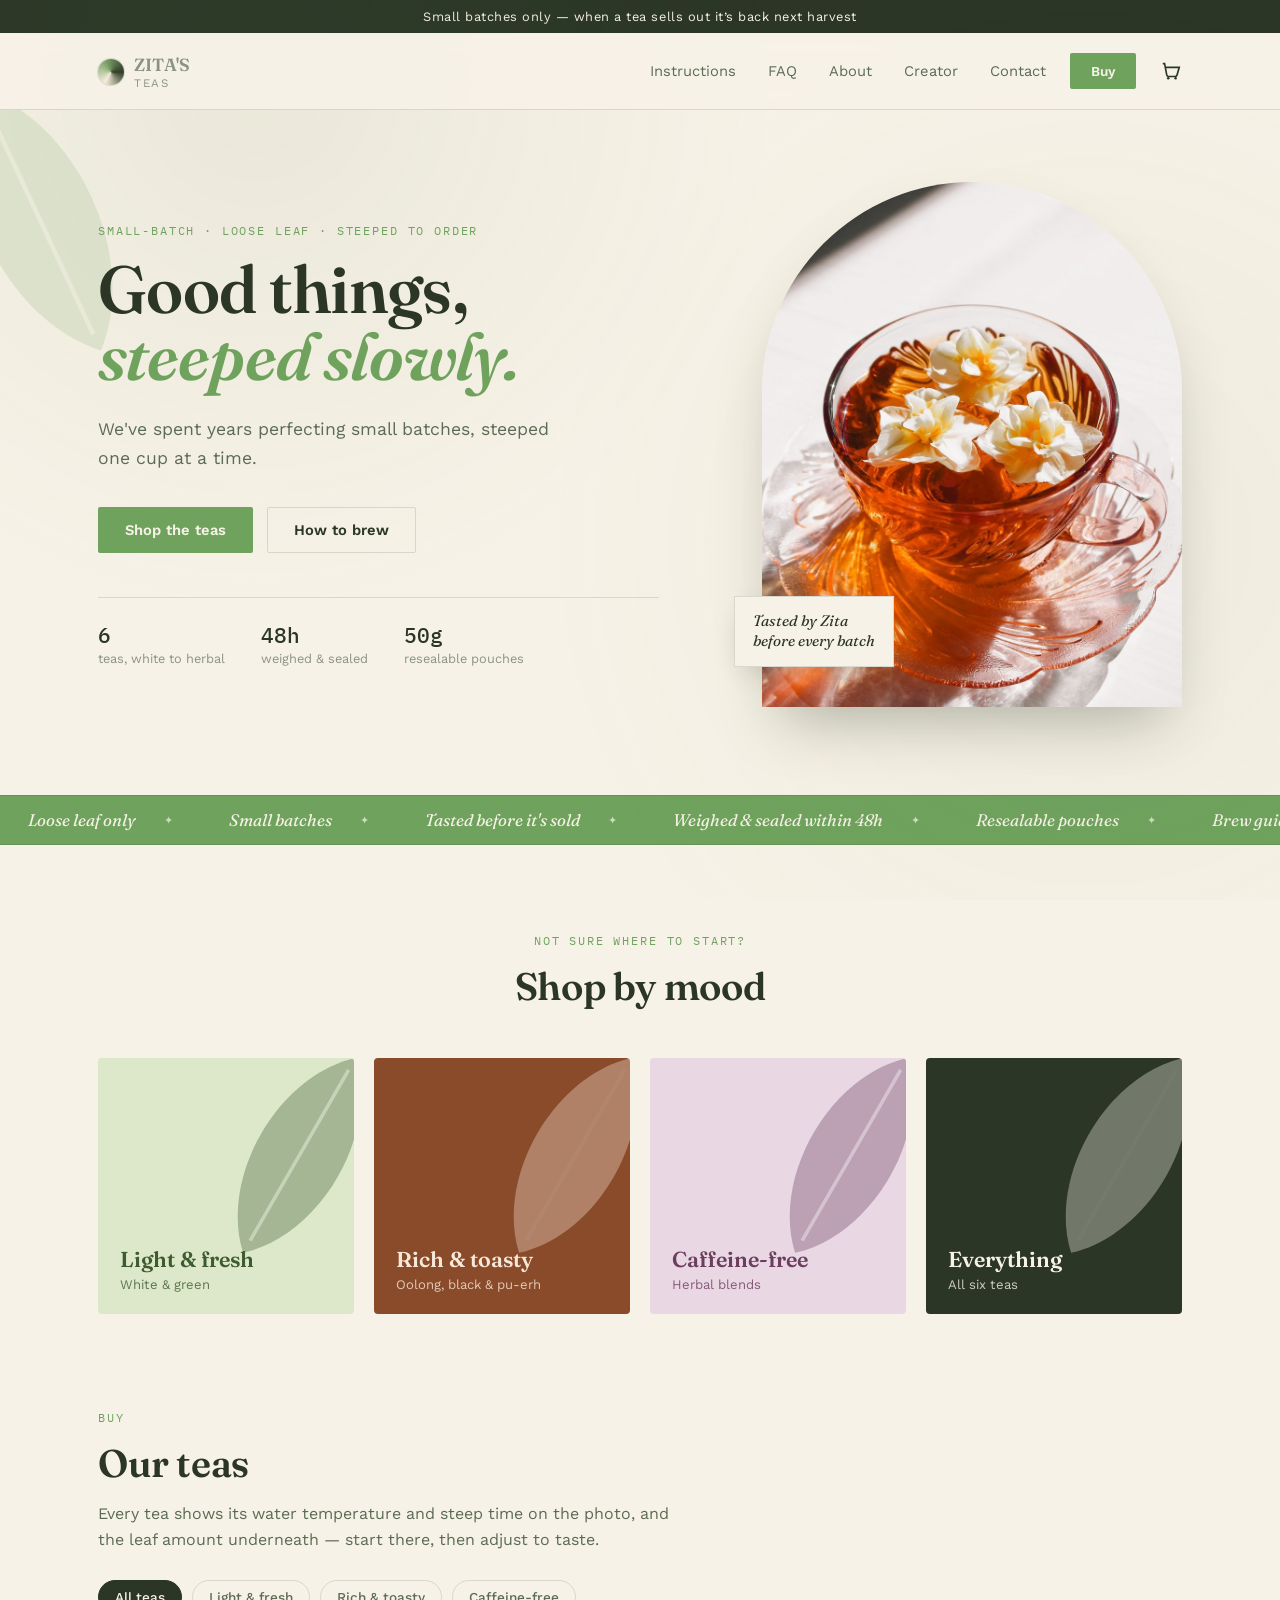
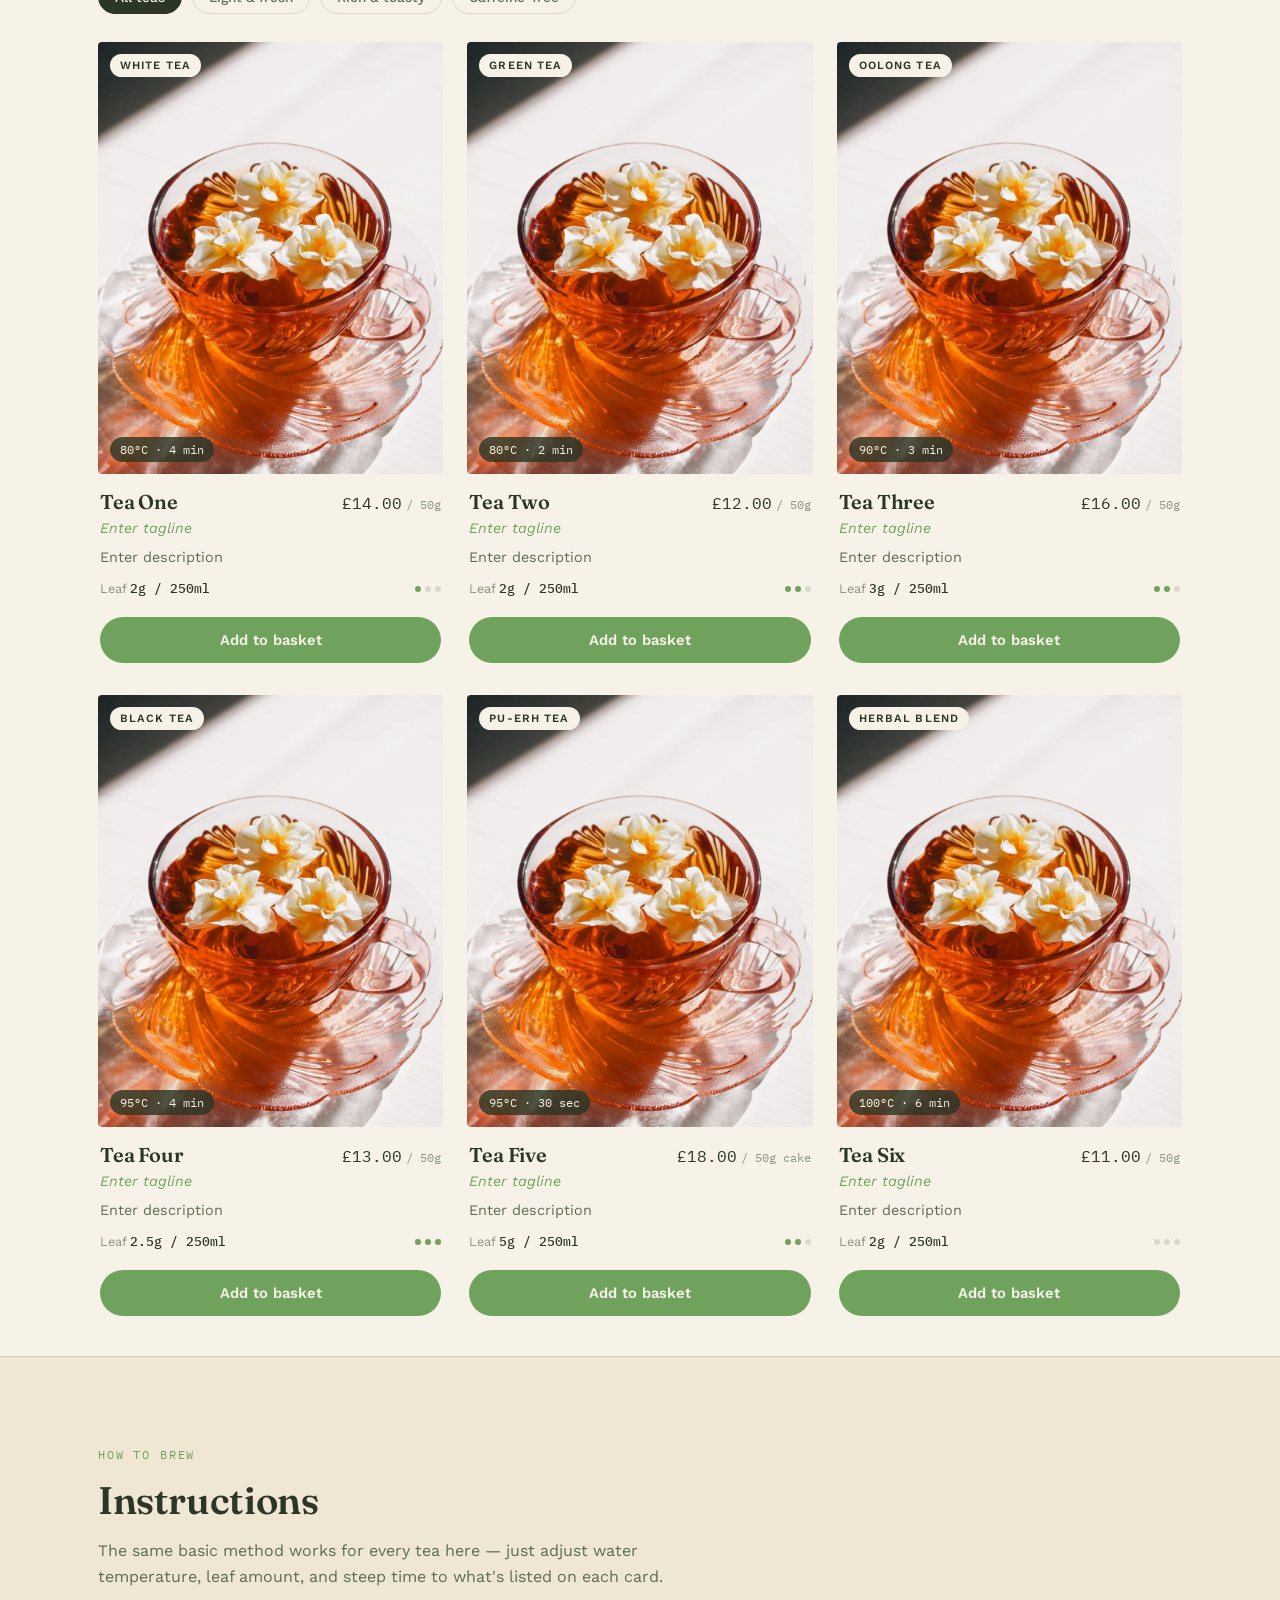
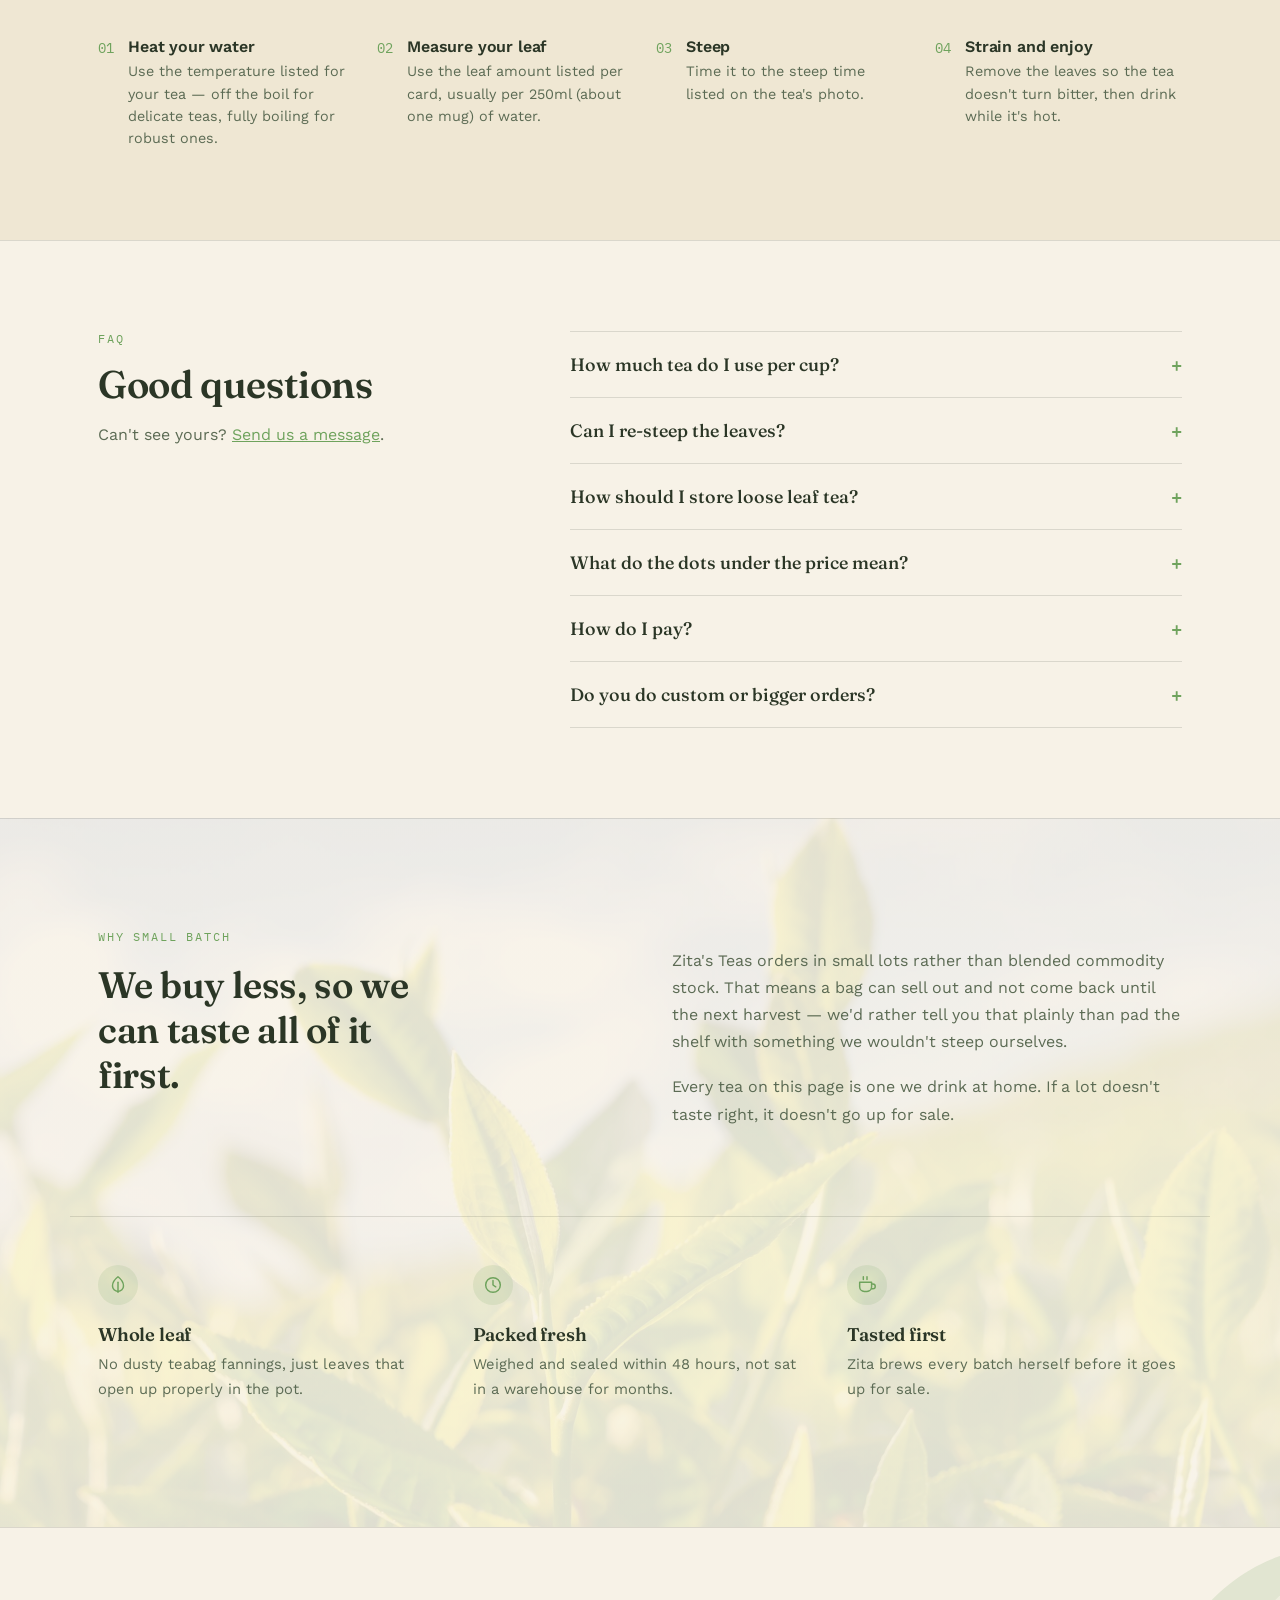
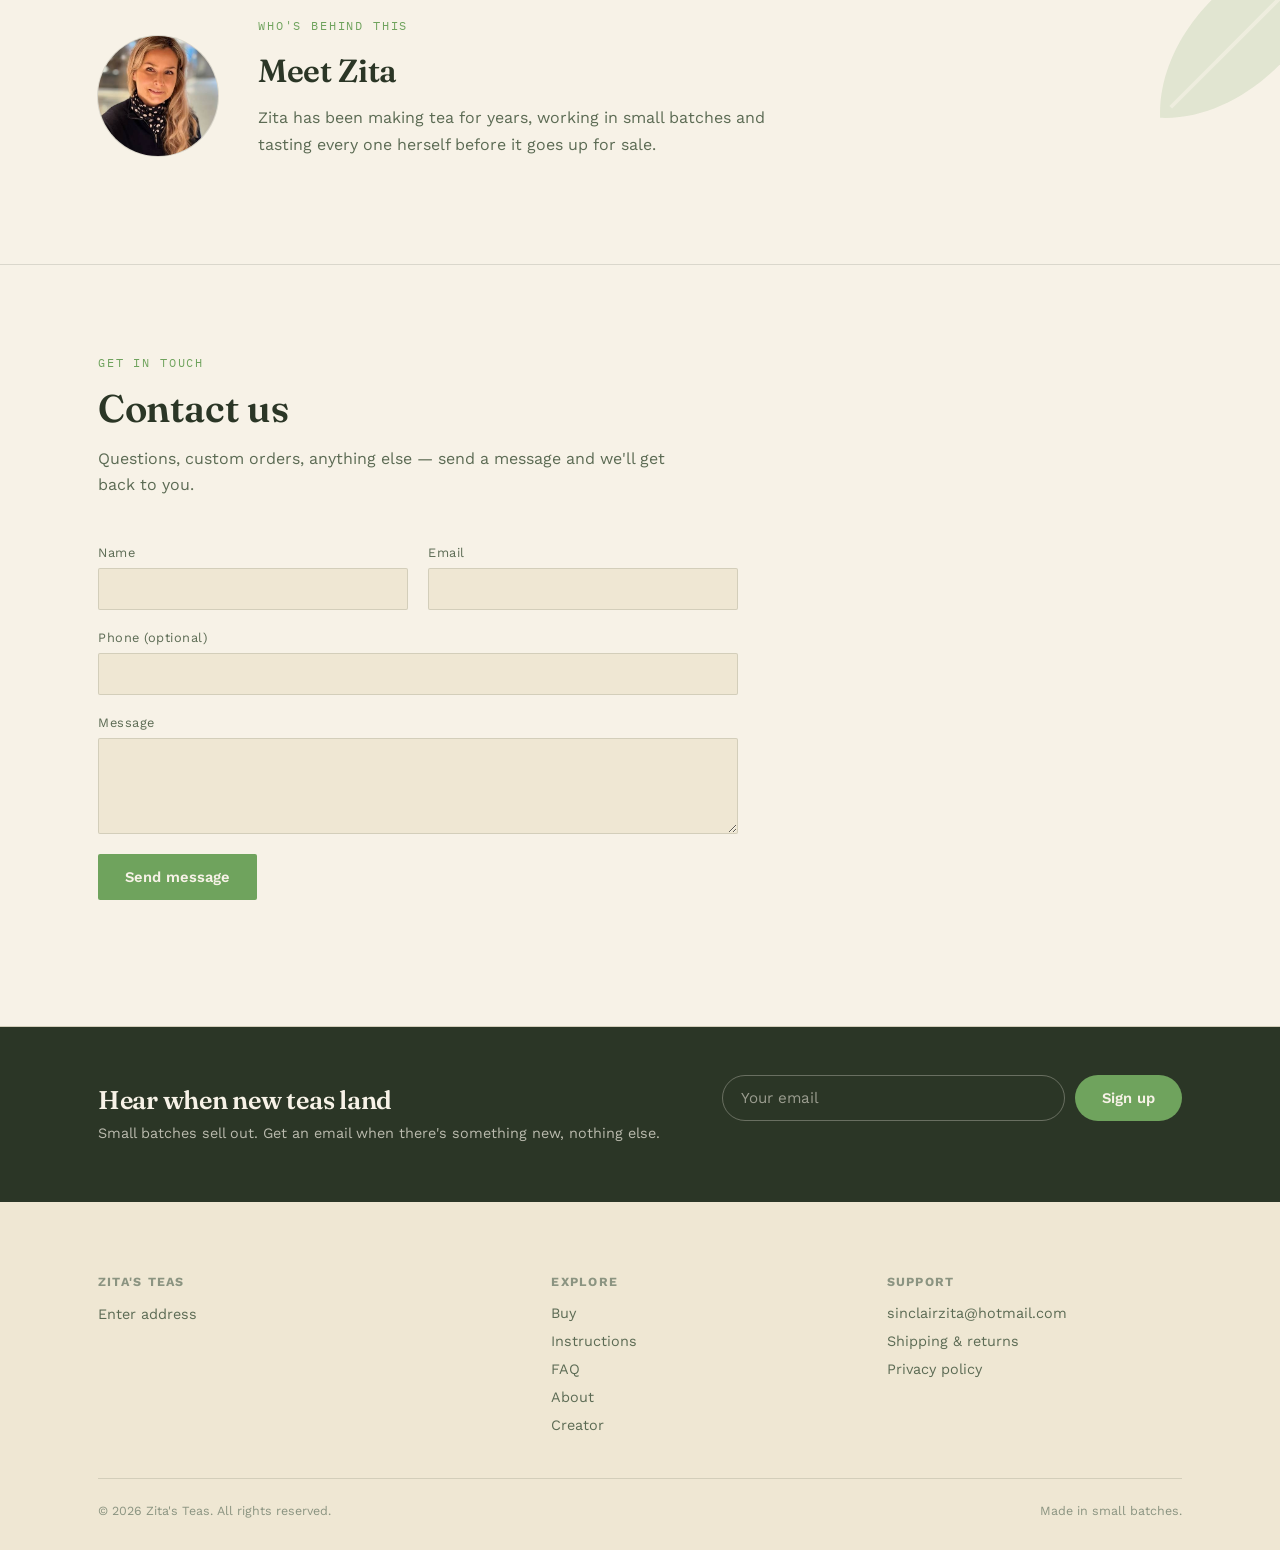
<file: index.html>
<!DOCTYPE html>
<html lang="en">
<head>
<meta charset="UTF-8">
<meta name="viewport" content="width=device-width, initial-scale=1.0">
<title>Zita's Teas — Small-batch loose leaf tea</title>
<meta name="description" content="Small-batch loose leaf tea, steeped one cup at a time. White, green, oolong, black, pu-erh, and caffeine-free blends.">
<link rel="icon" type="image/jpeg" href="prod1.jpg">
<link rel="preconnect" href="https://fonts.googleapis.com">
<link rel="preconnect" href="https://fonts.gstatic.com" crossorigin>
<link href="https://fonts.googleapis.com/css2?family=Fraunces:opsz,wght@9..144,400;9..144,500;9..144,600;9..144,700&family=Work+Sans:wght@400;500;600&family=IBM+Plex+Mono:wght@400;500&display=swap" rel="stylesheet">
<link rel="stylesheet" href="style.css">
</head>
<body>

<div class="announce">Small batches only &mdash; when a tea sells out it&rsquo;s back next harvest</div>

<header>
  <nav class="wrap">
    <a href="#top" class="logo">
      <span class="logo-mark"></span>
      <span>
        <b>Zita's</b>
        <span>Teas</span>
      </span>
    </a>
    <div class="nav-links">
      <ul id="nav-menu">
        <li><a href="#instructions">Instructions</a></li>
        <li><a href="#faq">FAQ</a></li>
        <li><a href="#about">About</a></li>
        <li><a href="#creator">Creator</a></li>
        <li><a href="#contact">Contact</a></li>
      </ul>
      <a href="#buy" class="btn btn-primary" style="padding:9px 20px; font-size:0.85rem;">Buy</a>
      <a href="cart.html" class="cart-link" aria-label="Cart">
        <svg width="22" height="22" viewBox="0 0 24 24" fill="none" stroke="currentColor" stroke-width="1.8">
          <path d="M3 4h2l2.4 12.4a2 2 0 0 0 2 1.6h7.2a2 2 0 0 0 2-1.6L21 8H6"/>
          <circle cx="9" cy="20" r="1.4" fill="currentColor" stroke="none"/>
          <circle cx="17" cy="20" r="1.4" fill="currentColor" stroke="none"/>
        </svg>
        <span class="cart-badge" id="cart-count">0</span>
      </a>
      <!-- only shows on small screens, see style.css -->
      <button class="menu-toggle" id="menu-toggle" type="button" aria-label="Open menu" aria-expanded="false" aria-controls="nav-menu">
        <span></span><span></span><span></span>
      </button>
    </div>
  </nav>
</header>

<section class="hero" id="top">
  <svg class="leaf-deco" style="width:180px; top:-40px; left:-50px; transform:rotate(-25deg);" viewBox="0 0 60 100" xmlns="http://www.w3.org/2000/svg">
    <path d="M30 2 C55 25 55 75 30 98 C5 75 5 25 30 2 Z"/>
    <path class="vein" d="M30 8 L30 92"/>
  </svg>
  <div class="wrap hero-grid">
    <div class="hero-text">
      <span class="eyebrow">Small-batch · loose leaf · steeped to order</span>
      <h1>Good things, <em>steeped slowly.</em></h1>
      <p class="lede">We've spent years perfecting small batches, steeped one cup at a time.</p>
      <div class="hero-ctas">
        <a href="#buy" class="btn btn-primary">Shop the teas</a>
        <a href="#instructions" class="btn btn-ghost">How to brew</a>
      </div>
      <ul class="hero-facts">
        <li><b class="mono">6</b><span>teas, white to herbal</span></li>
        <li><b class="mono">48h</b><span>weighed &amp; sealed</span></li>
        <li><b class="mono">50g</b><span>resealable pouches</span></li>
      </ul>
    </div>
    <!-- arch shaped photo frame, the shape is just border-radius on the top -->
    <div class="hero-photo">
      <img src="prod1.jpg" alt="A glass cup of amber tea with white flowers floating on top">
      <span class="hero-badge">Tasted by Zita<br>before every batch</span>
    </div>
  </div>
</section>

<!-- scrolling strip, the list is in there twice so the loop looks seamless -->
<div class="marquee" aria-label="Why Zita's Teas">
  <div class="marquee-track">
    <span>Loose leaf only</span><span>Small batches</span><span>Tasted before it's sold</span><span>Weighed &amp; sealed within 48h</span><span>Resealable pouches</span><span>Brew guide on every tea</span>
    <span aria-hidden="true" class="dup">Loose leaf only</span><span aria-hidden="true" class="dup">Small batches</span><span aria-hidden="true" class="dup">Tasted before it's sold</span><span aria-hidden="true" class="dup">Weighed &amp; sealed within 48h</span><span aria-hidden="true" class="dup">Resealable pouches</span><span aria-hidden="true" class="dup">Brew guide on every tea</span>
  </div>
</div>

<section class="shop-by">
  <div class="wrap">
    <div class="section-head center">
      <span class="eyebrow mono">Not sure where to start?</span>
      <h2>Shop by mood</h2>
    </div>
    <div class="tiles">
      <a href="#buy" class="tile tile-light" data-filter="light">
        <svg viewBox="0 0 60 100" aria-hidden="true"><path d="M30 2 C55 25 55 75 30 98 C5 75 5 25 30 2 Z"/><path class="vein" d="M30 8 L30 92"/></svg>
        <span class="tile-name">Light &amp; fresh</span>
        <span class="tile-sub">White &amp; green</span>
      </a>
      <a href="#buy" class="tile tile-rich" data-filter="rich">
        <svg viewBox="0 0 60 100" aria-hidden="true"><path d="M30 2 C55 25 55 75 30 98 C5 75 5 25 30 2 Z"/><path class="vein" d="M30 8 L30 92"/></svg>
        <span class="tile-name">Rich &amp; toasty</span>
        <span class="tile-sub">Oolong, black &amp; pu-erh</span>
      </a>
      <a href="#buy" class="tile tile-calm" data-filter="nocaff">
        <svg viewBox="0 0 60 100" aria-hidden="true"><path d="M30 2 C55 25 55 75 30 98 C5 75 5 25 30 2 Z"/><path class="vein" d="M30 8 L30 92"/></svg>
        <span class="tile-name">Caffeine-free</span>
        <span class="tile-sub">Herbal blends</span>
      </a>
      <a href="#buy" class="tile tile-all" data-filter="all">
        <svg viewBox="0 0 60 100" aria-hidden="true"><path d="M30 2 C55 25 55 75 30 98 C5 75 5 25 30 2 Z"/><path class="vein" d="M30 8 L30 92"/></svg>
        <span class="tile-name">Everything</span>
        <span class="tile-sub">All six teas</span>
      </a>
    </div>
  </div>
</section>

<section class="catalog" id="buy">
  <div class="wrap">
    <div class="section-head">
      <span class="eyebrow mono">Buy</span>
      <h2>Our teas</h2>
      <p>Every tea shows its water temperature and steep time on the photo, and the leaf amount underneath — start there, then adjust to taste.</p>
    </div>
    <div class="filters" id="filters" role="group" aria-label="Filter teas">
      <button type="button" class="chip active" data-filter="all">All teas</button>
      <button type="button" class="chip" data-filter="light">Light &amp; fresh</button>
      <button type="button" class="chip" data-filter="rich">Rich &amp; toasty</button>
      <button type="button" class="chip" data-filter="nocaff">Caffeine-free</button>
    </div>
    <div class="grid" id="product-grid"></div>
  </div>
</section>

<section class="instructions" id="instructions">
  <div class="wrap">
    <div class="section-head">
      <span class="eyebrow mono">How to brew</span>
      <h2>Instructions</h2>
      <p>The same basic method works for every tea here — just adjust water temperature, leaf amount, and steep time to what's listed on each card.</p>
    </div>
    <ol class="steps">
      <li>
        <span class="num mono">01</span>
        <div><h3>Heat your water</h3><p>Use the temperature listed for your tea — off the boil for delicate teas, fully boiling for robust ones.</p></div>
      </li>
      <li>
        <span class="num mono">02</span>
        <div><h3>Measure your leaf</h3><p>Use the leaf amount listed per card, usually per 250ml (about one mug) of water.</p></div>
      </li>
      <li>
        <span class="num mono">03</span>
        <div><h3>Steep</h3><p>Time it to the steep time listed on the tea's photo.</p></div>
      </li>
      <li>
        <span class="num mono">04</span>
        <div><h3>Strain and enjoy</h3><p>Remove the leaves so the tea doesn't turn bitter, then drink while it's hot.</p></div>
      </li>
    </ol>
  </div>
</section>

<section class="faq" id="faq">
  <div class="wrap faq-grid">
    <div class="section-head">
      <span class="eyebrow mono">FAQ</span>
      <h2>Good questions</h2>
      <p>Can't see yours? <a href="#contact">Send us a message</a>.</p>
    </div>
    <!-- plain details/summary so it works without any js -->
    <div class="faq-list">
      <details>
        <summary>How much tea do I use per cup?</summary>
        <p>Each tea card lists a leaf amount for one cup (about 250ml). A heaped teaspoon is roughly 2&ndash;3g for most of our teas. Use a bit more if you like it stronger rather than steeping for longer, which tends to make it bitter.</p>
      </details>
      <details>
        <summary>Can I re-steep the leaves?</summary>
        <p>Yes, most of them. Oolong and pu-erh are made for it and often get better on the second or third go. Add 30 seconds to a minute to each extra steep. Black tea and herbal blends usually give one good cup.</p>
      </details>
      <details>
        <summary>How should I store loose leaf tea?</summary>
        <p>Keep it sealed, somewhere cool and dark, away from strong smells like coffee or spices. The pouches it comes in are resealable, so they're fine to keep it in. Green and white teas taste best within about 6 months of opening.</p>
      </details>
      <details>
        <summary>What do the dots under the price mean?</summary>
        <p>That's the caffeine level &mdash; three dots is about as strong as tea gets, no dots means it's caffeine-free. Use the <a href="#buy">Caffeine-free filter</a> to see only those.</p>
      </details>
      <details>
        <summary>How do I pay?</summary>
        <p>Card checkout isn't connected yet. Add teas to your cart and send the order from the cart page &mdash; we'll reply by email to sort out payment before anything ships.</p>
      </details>
      <details>
        <summary>Do you do custom or bigger orders?</summary>
        <p>Get in touch through the <a href="#contact">contact form</a> with what you're after and we'll see what we can do.</p>
      </details>
    </div>
  </div>
</section>

<section class="about" id="about">
  <div class="wrap about-grid">
    <div>
      <span class="eyebrow mono">Why small batch</span>
      <h2>We buy less, so we can taste all of it first.</h2>
    </div>
    <div>
      <p>Zita's Teas orders in small lots rather than blended commodity stock. That means a bag can sell out and not come back until the next harvest — we'd rather tell you that plainly than pad the shelf with something we wouldn't steep ourselves.</p>
      <p>Every tea on this page is one we drink at home. If a lot doesn't taste right, it doesn't go up for sale.</p>
    </div>
  </div>
  <!-- simple icon row, icons are inline svg so nothing extra to load -->
  <div class="wrap values">
    <div class="value">
      <svg viewBox="0 0 24 24" aria-hidden="true"><path d="M12 3c4 3 6 7 6 10a6 6 0 0 1-12 0c0-3 2-7 6-10z"/><path d="M12 9v11"/></svg>
      <h3>Whole leaf</h3>
      <p>No dusty teabag fannings, just leaves that open up properly in the pot.</p>
    </div>
    <div class="value">
      <svg viewBox="0 0 24 24" aria-hidden="true"><circle cx="12" cy="12" r="8"/><path d="M12 7v5l3 2"/></svg>
      <h3>Packed fresh</h3>
      <p>Weighed and sealed within 48 hours, not sat in a warehouse for months.</p>
    </div>
    <div class="value">
      <svg viewBox="0 0 24 24" aria-hidden="true"><path d="M4 9h13v5a5 5 0 0 1-5 5H9a5 5 0 0 1-5-5z"/><path d="M17 11h1.5a2.5 2.5 0 0 1 0 5H17"/><path d="M8 3v3M12 3v3"/></svg>
      <h3>Tasted first</h3>
      <p>Zita brews every batch herself before it goes up for sale.</p>
    </div>
  </div>
</section>

<section class="creator" id="creator">
  <svg class="leaf-deco" style="width:150px; top:-20px; right:-40px; transform:rotate(45deg);" viewBox="0 0 60 100" xmlns="http://www.w3.org/2000/svg">
    <path d="M30 2 C55 25 55 75 30 98 C5 75 5 25 30 2 Z"/>
    <path class="vein" d="M30 8 L30 92"/>
  </svg>
  <div class="wrap creator-grid">
    <img src="creator.jpg" alt="Zita" class="creator-avatar">
    <div>
      <span class="eyebrow mono">Who's behind this</span>
      <h2>Meet Zita</h2>
      <p>Zita has been making tea for years, working in small batches and tasting every one herself before it goes up for sale.</p>
    </div>
  </div>
</section>

<section class="contact" id="contact">
  <div class="wrap">
    <div class="section-head">
      <span class="eyebrow mono">Get in touch</span>
      <h2>Contact us</h2>
      <p>Questions, custom orders, anything else — send a message and we'll get back to you.</p>
    </div>
    <form class="contact-form" id="contact-form">
      <div class="form-row">
        <label>Name<input type="text" name="name" required></label>
        <label>Email<input type="email" name="email" required></label>
      </div>
      <label>Phone (optional)<input type="tel" name="phone"></label>
      <label>Message<textarea name="message" rows="4" required></textarea></label>
      <button type="submit" class="btn btn-primary">Send message</button>
      <p class="form-note" id="contact-status"></p>
    </form>
  </div>
</section>

<footer id="footer">
  <!-- newsletter - just goes through web3forms like the contact form -->
  <div class="newsletter">
    <div class="wrap newsletter-inner">
      <div>
        <h3>Hear when new teas land</h3>
        <p>Small batches sell out. Get an email when there's something new, nothing else.</p>
      </div>
      <form class="newsletter-form" id="newsletter-form">
        <label class="sr-only" for="nl-email">Email address</label>
        <input type="email" id="nl-email" name="email" placeholder="Your email" required>
        <button type="submit" class="btn btn-primary">Sign up</button>
        <p class="form-note" id="newsletter-status"></p>
      </form>
    </div>
  </div>
  <div class="wrap">
    <div class="footer-grid">
      <div>
        <h4>Zita's Teas</h4>
        <p>Enter address</p>
      </div>
      <div>
        <h4>Explore</h4>
        <ul>
          <li><a href="#buy">Buy</a></li>
          <li><a href="#instructions">Instructions</a></li>
          <li><a href="#faq">FAQ</a></li>
          <li><a href="#about">About</a></li>
          <li><a href="#creator">Creator</a></li>
        </ul>
      </div>
      <div>
        <h4>Support</h4>
        <ul>
          <li><a href="mailto:sinclairzita@hotmail.com">sinclairzita@hotmail.com</a></li>
          <li><a href="policies.html#shipping">Shipping &amp; returns</a></li>
          <li><a href="policies.html#privacy">Privacy policy</a></li>
        </ul>
      </div>
    </div>
    <div class="fine">
      <span>© <span id="year"></span> Zita's Teas. All rights reserved.</span>
      <span>Made in small batches.</span>
    </div>
  </div>
</footer>

<div class="toast" id="toast" role="status"><span></span><a href="cart.html">View cart</a></div>

<script src="cart.js"></script>
<script>
function getQty(name){
  const item = getCart().find(i => i.name === name);
  return item ? item.qty : 0;
}

function setQty(product, qty){
  const cart = getCart();
  const idx = cart.findIndex(i => i.name === product.name);
  if (qty <= 0){
    if (idx > -1) cart.splice(idx, 1);
  } else if (idx > -1){
    cart[idx].qty = qty;
  } else {
    cart.push({ name: product.name, type: product.type, price: product.price, weight: product.weight, image: product.image, qty });
  }
  saveCart(cart);
}

const PRODUCTS = [
  {
    name: "Tea One",
    group: "light",
    type: "White tea",
    image: "prod1.jpg",
    tagline: "Enter tagline",
    desc: "Enter description",
    price: 14, weight: "50g",
    temp: "80°C", time: "4 min", leaf: "2g / 250ml",
    caffeine: 1, steepMinutes: 4,
  },
  {
    name: "Tea Two",
    group: "light",
    type: "Green tea",
    image: "prod2.jpg",
    tagline: "Enter tagline",
    desc: "Enter description",
    price: 12, weight: "50g",
    temp: "80°C", time: "2 min", leaf: "2g / 250ml",
    caffeine: 2, steepMinutes: 2,
  },
  {
    name: "Tea Three",
    group: "rich",
    type: "Oolong tea",
    image: "prod3.jpg",
    tagline: "Enter tagline",
    desc: "Enter description",
    price: 16, weight: "50g",
    temp: "90°C", time: "3 min", leaf: "3g / 250ml",
    caffeine: 2, steepMinutes: 3,
  },
  {
    name: "Tea Four",
    group: "rich",
    type: "Black tea",
    image: "prod4.jpg",
    tagline: "Enter tagline",
    desc: "Enter description",
    price: 13, weight: "50g",
    temp: "95°C", time: "4 min", leaf: "2.5g / 250ml",
    caffeine: 3, steepMinutes: 4,
  },
  {
    name: "Tea Five",
    group: "rich",
    type: "Pu-erh tea",
    image: "prod5.jpg",
    tagline: "Enter tagline",
    desc: "Enter description",
    price: 18, weight: "50g cake",
    temp: "95°C", time: "30 sec", leaf: "5g / 250ml",
    caffeine: 2, steepMinutes: 1,
  },
  {
    name: "Tea Six",
    group: "nocaff",
    type: "Herbal blend",
    image: "prod6.jpg",
    tagline: "Enter tagline",
    desc: "Enter description",
    price: 11, weight: "50g",
    temp: "100°C", time: "6 min", leaf: "2g / 250ml",
    caffeine: 0, steepMinutes: 6,
  }
];

function caffeineDots(level){
  let dots = "";
  for (let i = 0; i < 3; i++){
    dots += `<span class="dot ${i < level ? 'on' : ''}"></span>`;
  }
  return `<div class="caff" title="Caffeine: ${level} of 3">${dots}</div>`;
}

// bottom of the card: "Add to basket" button until it's in the cart, then a +/- stepper
function buyControl(p){
  const qty = getQty(p.name);
  if (qty === 0){
    return `<button class="btn btn-primary add-btn" type="button" data-name="${p.name}">Add to basket</button>`;
  }
  return `
    <div class="qty-control" data-name="${p.name}">
      <button class="qty-btn minus" type="button" aria-label="Remove one ${p.name}">−</button>
      <span class="qty-count" aria-live="polite">${qty} in basket</span>
      <button class="qty-btn plus" type="button" aria-label="Add one ${p.name}">+</button>
    </div>`;
}

function productCard(p){
  return `
    <article class="card" data-group="${p.group}" data-name="${p.name}">
      <div class="card-img">
        <img src="${p.image}" alt="${p.name}, ${p.type}" loading="lazy">
        <span class="card-tag">${p.type}</span>
        <span class="card-steep mono">${p.temp} · ${p.time}</span>
      </div>
      <div class="card-body">
        <div class="card-title">
          <h3>${p.name}</h3>
          <div class="price">${money(p.price)}<span class="unit">/ ${p.weight}</span></div>
        </div>
        <div class="tagline">${p.tagline}</div>
        <p class="desc">${p.desc}</p>
        <div class="card-meta">
          <span>Leaf <b class="mono">${p.leaf}</b></span>
          ${caffeineDots(p.caffeine)}
        </div>
        <div class="buy">${buyControl(p)}</div>
      </div>
    </article>`;
}

const grid = document.getElementById('product-grid');
grid.innerHTML = PRODUCTS.map(productCard).join("");

// one listener on the grid instead of one per button, since the buttons get re-rendered
grid.addEventListener('click', (e) => {
  const card = e.target.closest('.card');
  if (!card) return;
  const product = PRODUCTS.find(p => p.name === card.dataset.name);
  let qty = getQty(product.name);

  if (e.target.closest('.add-btn') || e.target.closest('.plus')){
    qty++;
    showToast(`${product.name} added to basket`);
  } else if (e.target.closest('.minus')){
    qty--;
  } else {
    return;
  }
  setQty(product, qty);
  card.querySelector('.buy').innerHTML = buyControl(product);
});

// ---- filters ----
document.querySelectorAll('#filters .chip').forEach(chip => {
  chip.addEventListener('click', () => {
    document.querySelectorAll('#filters .chip').forEach(c => c.classList.remove('active'));
    chip.classList.add('active');
    const f = chip.dataset.filter;
    document.querySelectorAll('#product-grid .card').forEach(card => {
      card.hidden = !(f === 'all' || card.dataset.group === f);
    });
  });
});

// shop-by tiles - pick the matching filter then the link scrolls down to the shop
document.querySelectorAll('.tile').forEach(tile => {
  tile.addEventListener('click', () => {
    const chip = document.querySelector(`#filters .chip[data-filter="${tile.dataset.filter}"]`);
    if (chip) chip.click();
  });
});

// ---- toast ----
// small popup bottom of screen when something gets added, with a link to the cart
let toastTimer;
function showToast(msg){
  const t = document.getElementById('toast');
  t.querySelector('span').textContent = msg;
  t.classList.add('show');
  clearTimeout(toastTimer);
  toastTimer = setTimeout(() => t.classList.remove('show'), 2600);
}

document.getElementById('contact-form').addEventListener('submit', async (e) => {
  e.preventDefault();
  const form = e.target;
  const status = document.getElementById('contact-status');

  if (WEB3FORMS_KEY.startsWith('REPLACE_ME')){
    const subject = encodeURIComponent(`Message from ${form.name.value}`);
    const body = encodeURIComponent(
      `Name: ${form.name.value}\n` +
      `Email: ${form.email.value}\n` +
      `Phone: ${form.phone.value || "-"}\n\n` +
      `${form.message.value}`
    );
    window.location.href = `mailto:${CONTACT_EMAIL}?subject=${subject}&body=${body}`;
    return;
  }

  status.className = "form-note";
  status.textContent = "Sending...";

  if (await sendForm(new FormData(form))){
    form.reset();
    status.className = "form-note success";
    status.textContent = "Message sent — we'll get back to you soon.";
  } else {
    status.className = "form-note error";
    status.textContent = `Couldn't send that, please email us directly at ${CONTACT_EMAIL}.`;
  }
});
</script>

</body>
</html>
</file>
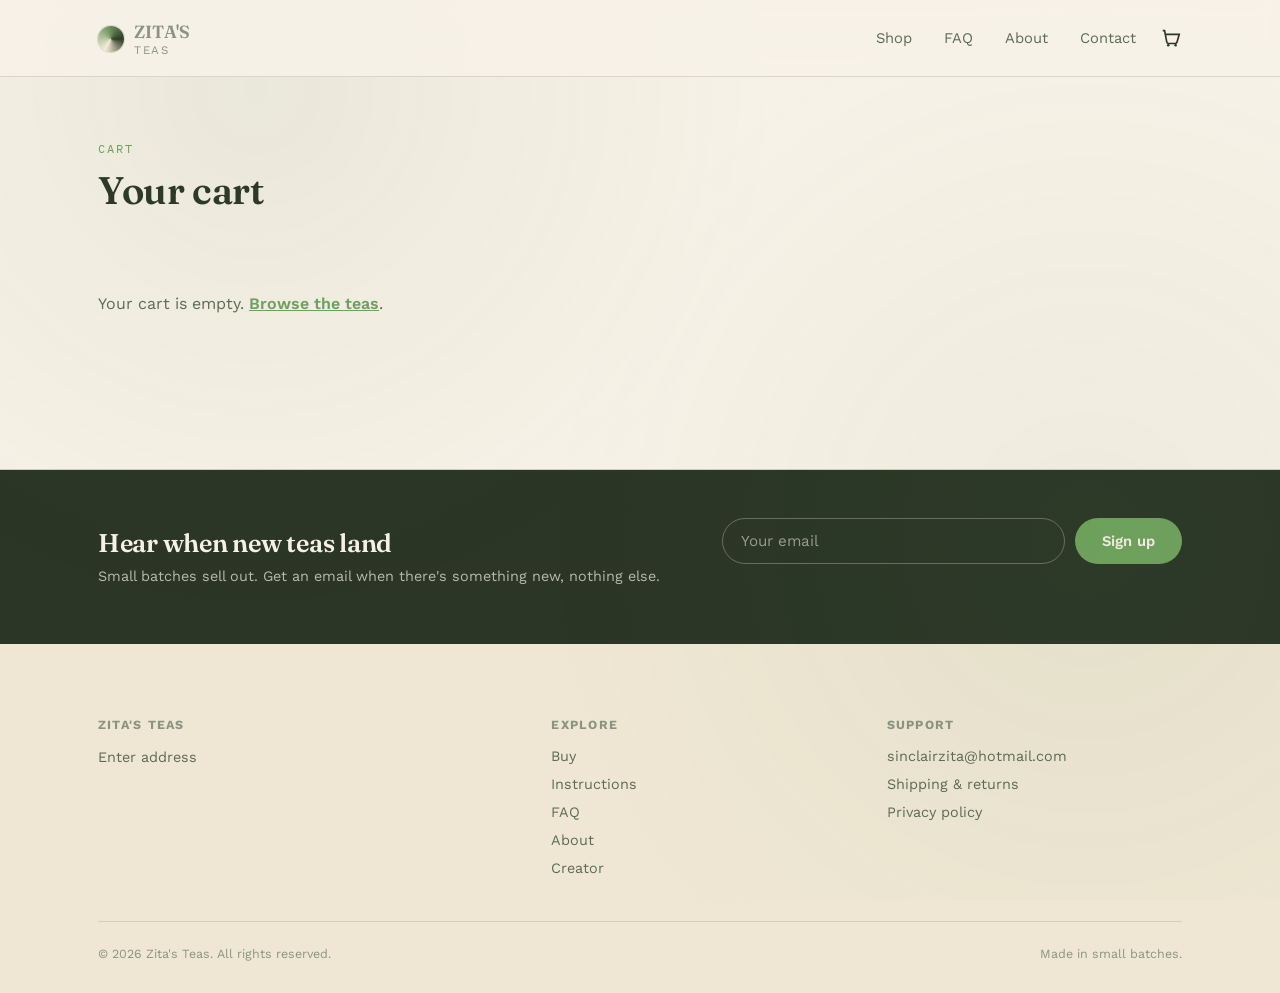
<file: cart.html>
<!DOCTYPE html>
<html lang="en">
<head>
<meta charset="UTF-8">
<meta name="viewport" content="width=device-width, initial-scale=1.0">
<title>Your cart — Zita's Teas</title>
<link rel="icon" type="image/jpeg" href="prod1.jpg">
<link rel="preconnect" href="https://fonts.googleapis.com">
<link rel="preconnect" href="https://fonts.gstatic.com" crossorigin>
<link href="https://fonts.googleapis.com/css2?family=Fraunces:opsz,wght@9..144,400;9..144,500;9..144,600;9..144,700&family=Work+Sans:wght@400;500;600&family=IBM+Plex+Mono:wght@400;500&display=swap" rel="stylesheet">
<link rel="stylesheet" href="style.css">
</head>
<body>

<header>
  <nav class="wrap">
    <a href="index.html" class="logo">
      <span class="logo-mark"></span>
      <span>
        <b>Zita's</b>
        <span>Teas</span>
      </span>
    </a>
    <div class="nav-links">
      <ul id="nav-menu">
        <li><a href="index.html#buy">Shop</a></li>
        <li><a href="index.html#faq">FAQ</a></li>
        <li><a href="index.html#about">About</a></li>
        <li><a href="index.html#contact">Contact</a></li>
      </ul>
      <a href="cart.html" class="cart-link" aria-label="Cart">
        <svg width="22" height="22" viewBox="0 0 24 24" fill="none" stroke="currentColor" stroke-width="1.8">
          <path d="M3 4h2l2.4 12.4a2 2 0 0 0 2 1.6h7.2a2 2 0 0 0 2-1.6L21 8H6"/>
          <circle cx="9" cy="20" r="1.4" fill="currentColor" stroke="none"/>
          <circle cx="17" cy="20" r="1.4" fill="currentColor" stroke="none"/>
        </svg>
        <span class="cart-badge" id="cart-count">0</span>
      </a>
      <!-- only shows on small screens, see style.css -->
      <button class="menu-toggle" id="menu-toggle" type="button" aria-label="Open menu" aria-expanded="false" aria-controls="nav-menu">
        <span></span><span></span><span></span>
      </button>
    </div>
  </nav>
</header>

<section class="cart-page">
  <div class="wrap">
    <span class="eyebrow mono">Cart</span>
    <h1>Your cart</h1>
    <div id="cart-content"></div>
  </div>
</section>

<footer id="footer">
  <!-- newsletter - just goes through web3forms like the contact form -->
  <div class="newsletter">
    <div class="wrap newsletter-inner">
      <div>
        <h3>Hear when new teas land</h3>
        <p>Small batches sell out. Get an email when there's something new, nothing else.</p>
      </div>
      <form class="newsletter-form" id="newsletter-form">
        <label class="sr-only" for="nl-email">Email address</label>
        <input type="email" id="nl-email" name="email" placeholder="Your email" required>
        <button type="submit" class="btn btn-primary">Sign up</button>
        <p class="form-note" id="newsletter-status"></p>
      </form>
    </div>
  </div>
  <div class="wrap">
    <div class="footer-grid">
      <div>
        <h4>Zita's Teas</h4>
        <p>Enter address</p>
      </div>
      <div>
        <h4>Explore</h4>
        <ul>
          <li><a href="index.html#buy">Buy</a></li>
          <li><a href="index.html#instructions">Instructions</a></li>
          <li><a href="index.html#faq">FAQ</a></li>
          <li><a href="index.html#about">About</a></li>
          <li><a href="index.html#creator">Creator</a></li>
        </ul>
      </div>
      <div>
        <h4>Support</h4>
        <ul>
          <li><a href="mailto:sinclairzita@hotmail.com">sinclairzita@hotmail.com</a></li>
          <li><a href="policies.html#shipping">Shipping &amp; returns</a></li>
          <li><a href="policies.html#privacy">Privacy policy</a></li>
        </ul>
      </div>
    </div>
    <div class="fine">
      <span>© <span id="year"></span> Zita's Teas. All rights reserved.</span>
      <span>Made in small batches.</span>
    </div>
  </div>
</footer>

<script src="cart.js"></script>
<script>
function setQty(name, qty){
  const cart = getCart();
  const idx = cart.findIndex(i => i.name === name);
  if (idx === -1) return;
  if (qty <= 0){
    cart.splice(idx, 1);
  } else {
    cart[idx].qty = qty;
  }
  saveCart(cart);
  render();
}

function cartItemRow(item){
  return `
    <div class="cart-item">
      <img src="${item.image}" alt="${item.type}">
      <div class="cart-item-info">
        <span class="type">${item.type}</span>
        <h3>${item.name}</h3>
        <div class="cart-item-price">£${item.price.toFixed(2)} / ${item.weight}</div>
      </div>
      <div class="qty-control" data-name="${item.name}">
        <button class="qty-btn minus" type="button">−</button>
        <span class="qty-count">${item.qty}</span>
        <button class="qty-btn plus" type="button">+</button>
      </div>
      <div class="line-total">£${(item.price * item.qty).toFixed(2)}</div>
      <button class="remove-btn" data-name="${item.name}" aria-label="Remove" type="button">✕</button>
    </div>`;
}

function render(){
  const cart = getCart();
  const container = document.getElementById('cart-content');

  if (cart.length === 0){
    container.innerHTML = `<p class="cart-empty">Your cart is empty. <a href="index.html#buy">Browse the teas</a>.</p>`;
    return;
  }

  const subtotal = cart.reduce((sum, item) => sum + item.price * item.qty, 0);

  container.innerHTML = `
    <div class="cart-layout">
      <div class="cart-list">${cart.map(cartItemRow).join("")}</div>
      <div class="summary">
        <h2>Order summary</h2>
        <div class="summary-row"><span>Subtotal</span><span>£${subtotal.toFixed(2)}</span></div>
        <div class="summary-row"><span>Shipping</span><span>Confirmed by email</span></div>
        <div class="summary-row total"><span>Total</span><span>£${subtotal.toFixed(2)}</span></div>
      </div>
    </div>

    <div class="checkout">
      <h2>Checkout</h2>
      <p>Fill this in and send it to us — we'll follow up to arrange payment, since card checkout isn't connected yet.</p>
      <form class="checkout-form" id="checkout-form">
        <div class="form-row">
          <label>Name<input type="text" name="name" required></label>
          <label>Email<input type="email" name="email" required></label>
        </div>
        <label>Address<input type="text" name="address" required></label>
        <div class="form-row">
          <label>City<input type="text" name="city" required></label>
          <label>Postcode<input type="text" name="postcode" required></label>
        </div>
        <div class="payment-note">See <a href="policies.html#shipping">shipping &amp; returns</a> before ordering. Card payment will be handled securely by Stripe once it's connected. For now, sending this places an order request — we won't charge you anything here.</div>
        <button type="submit" class="btn btn-primary">Place order</button>
        <p class="form-note" id="checkout-status"></p>
      </form>
    </div>`;

  document.querySelectorAll('.qty-control').forEach(control => {
    const name = control.dataset.name;
    control.querySelector('.plus').addEventListener('click', () => {
      const item = getCart().find(i => i.name === name);
      setQty(name, item.qty + 1);
    });
    control.querySelector('.minus').addEventListener('click', () => {
      const item = getCart().find(i => i.name === name);
      setQty(name, item.qty - 1);
    });
  });

  document.querySelectorAll('.remove-btn').forEach(btn => {
    btn.addEventListener('click', () => setQty(btn.dataset.name, 0));
  });

  document.getElementById('checkout-form').addEventListener('submit', async (e) => {
    e.preventDefault();
    const form = e.target;
    const status = document.getElementById('checkout-status');
    const currentCart = getCart();
    const orderLines = currentCart.map(i => `${i.qty} x ${i.name} — £${(i.price * i.qty).toFixed(2)}`).join("\n");
    const total = currentCart.reduce((sum, i) => sum + i.price * i.qty, 0);

    const data = new FormData();
    data.append("subject", `Order request from ${form.name.value}`);
    data.append("name", form.name.value);
    data.append("email", form.email.value);
    data.append("message",
      `Order request (payments not yet connected):\n\n${orderLines}\n\nTotal: £${total.toFixed(2)}\n\n` +
      `Shipping address:\n${form.address.value}\n${form.city.value}, ${form.postcode.value}`
    );

    status.className = "form-note";
    status.textContent = "Sending...";

    if (await sendForm(data)){
      saveCart([]);
      container.innerHTML = `<p class="cart-empty">Order request sent — we'll be in touch to arrange payment. <a href="index.html#buy">Continue shopping</a>.</p>`;
    } else {
      status.className = "form-note error";
      status.textContent = `Couldn't send that, please email us directly at ${CONTACT_EMAIL}.`;
    }
  });
}

render();
</script>

</body>
</html>
</file>
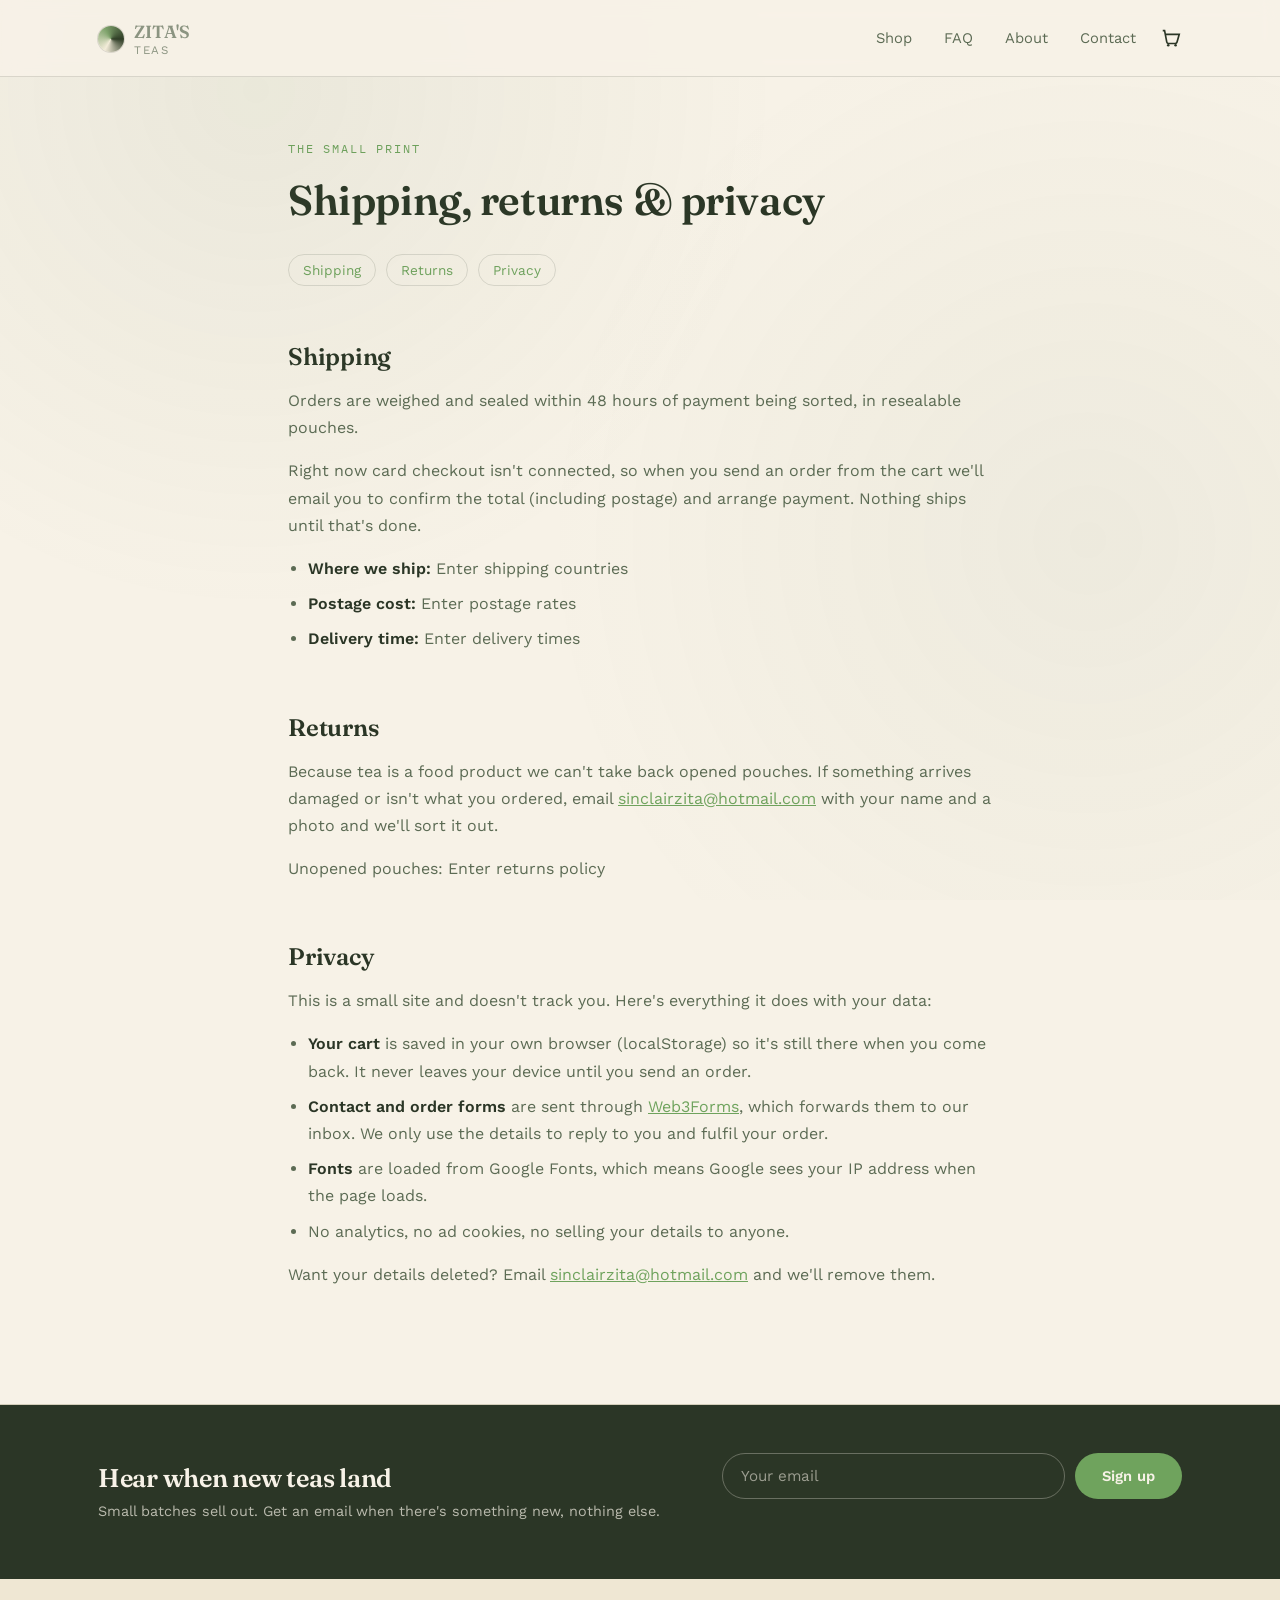
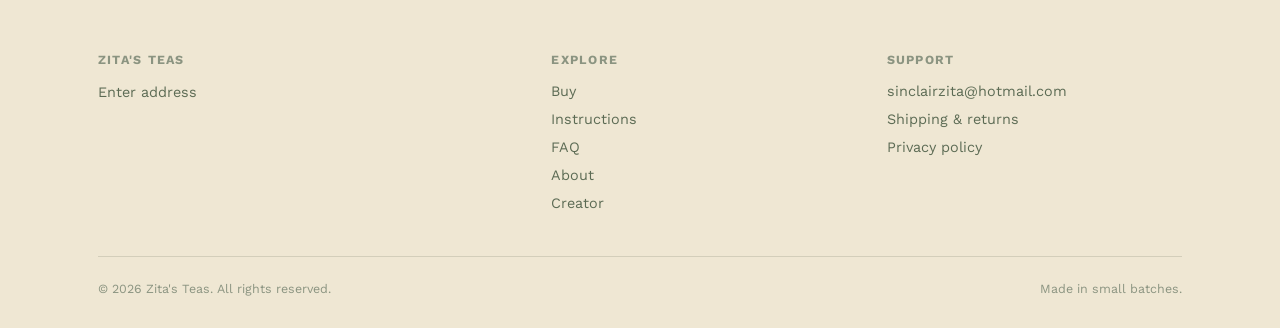
<file: policies.html>
<!DOCTYPE html>
<html lang="en">
<head>
<meta charset="UTF-8">
<meta name="viewport" content="width=device-width, initial-scale=1.0">
<title>Shipping, returns &amp; privacy — Zita's Teas</title>
<link rel="icon" type="image/jpeg" href="prod1.jpg">
<link rel="preconnect" href="https://fonts.googleapis.com">
<link rel="preconnect" href="https://fonts.gstatic.com" crossorigin>
<link href="https://fonts.googleapis.com/css2?family=Fraunces:opsz,wght@9..144,400;9..144,500;9..144,600;9..144,700&family=Work+Sans:wght@400;500;600&family=IBM+Plex+Mono:wght@400;500&display=swap" rel="stylesheet">
<link rel="stylesheet" href="style.css">
</head>
<body>

<header>
  <nav class="wrap">
    <a href="index.html" class="logo">
      <span class="logo-mark"></span>
      <span>
        <b>Zita's</b>
        <span>Teas</span>
      </span>
    </a>
    <div class="nav-links">
      <ul id="nav-menu">
        <li><a href="index.html#buy">Shop</a></li>
        <li><a href="index.html#faq">FAQ</a></li>
        <li><a href="index.html#about">About</a></li>
        <li><a href="index.html#contact">Contact</a></li>
      </ul>
      <a href="cart.html" class="cart-link" aria-label="Cart">
        <svg width="22" height="22" viewBox="0 0 24 24" fill="none" stroke="currentColor" stroke-width="1.8">
          <path d="M3 4h2l2.4 12.4a2 2 0 0 0 2 1.6h7.2a2 2 0 0 0 2-1.6L21 8H6"/>
          <circle cx="9" cy="20" r="1.4" fill="currentColor" stroke="none"/>
          <circle cx="17" cy="20" r="1.4" fill="currentColor" stroke="none"/>
        </svg>
        <span class="cart-badge" id="cart-count">0</span>
      </a>
      <!-- only shows on small screens, see style.css -->
      <button class="menu-toggle" id="menu-toggle" type="button" aria-label="Open menu" aria-expanded="false" aria-controls="nav-menu">
        <span></span><span></span><span></span>
      </button>
    </div>
  </nav>
</header>

<!-- TODO fill in the "Enter ..." bits before taking real orders -->
<main class="policy wrap">
  <span class="eyebrow mono">The small print</span>
  <h1>Shipping, returns &amp; privacy</h1>

  <nav class="policy-toc">
    <a href="#shipping">Shipping</a>
    <a href="#returns">Returns</a>
    <a href="#privacy">Privacy</a>
  </nav>

  <section id="shipping">
    <h2>Shipping</h2>
    <p>Orders are weighed and sealed within 48 hours of payment being sorted, in resealable pouches.</p>
    <p>Right now card checkout isn't connected, so when you send an order from the cart we'll email you to confirm the total (including postage) and arrange payment. Nothing ships until that's done.</p>
    <ul>
      <li><b>Where we ship:</b> Enter shipping countries</li>
      <li><b>Postage cost:</b> Enter postage rates</li>
      <li><b>Delivery time:</b> Enter delivery times</li>
    </ul>
  </section>

  <section id="returns">
    <h2>Returns</h2>
    <p>Because tea is a food product we can't take back opened pouches. If something arrives damaged or isn't what you ordered, email <a href="mailto:sinclairzita@hotmail.com">sinclairzita@hotmail.com</a> with your name and a photo and we'll sort it out.</p>
    <p>Unopened pouches: Enter returns policy</p>
  </section>

  <section id="privacy">
    <h2>Privacy</h2>
    <p>This is a small site and doesn't track you. Here's everything it does with your data:</p>
    <ul>
      <li><b>Your cart</b> is saved in your own browser (localStorage) so it's still there when you come back. It never leaves your device until you send an order.</li>
      <li><b>Contact and order forms</b> are sent through <a href="https://web3forms.com" rel="noopener">Web3Forms</a>, which forwards them to our inbox. We only use the details to reply to you and fulfil your order.</li>
      <li><b>Fonts</b> are loaded from Google Fonts, which means Google sees your IP address when the page loads.</li>
      <li>No analytics, no ad cookies, no selling your details to anyone.</li>
    </ul>
    <p>Want your details deleted? Email <a href="mailto:sinclairzita@hotmail.com">sinclairzita@hotmail.com</a> and we'll remove them.</p>
  </section>
</main>

<footer id="footer">
  <!-- newsletter - just goes through web3forms like the contact form -->
  <div class="newsletter">
    <div class="wrap newsletter-inner">
      <div>
        <h3>Hear when new teas land</h3>
        <p>Small batches sell out. Get an email when there's something new, nothing else.</p>
      </div>
      <form class="newsletter-form" id="newsletter-form">
        <label class="sr-only" for="nl-email">Email address</label>
        <input type="email" id="nl-email" name="email" placeholder="Your email" required>
        <button type="submit" class="btn btn-primary">Sign up</button>
        <p class="form-note" id="newsletter-status"></p>
      </form>
    </div>
  </div>
  <div class="wrap">
    <div class="footer-grid">
      <div>
        <h4>Zita's Teas</h4>
        <p>Enter address</p>
      </div>
      <div>
        <h4>Explore</h4>
        <ul>
          <li><a href="index.html#buy">Buy</a></li>
          <li><a href="index.html#instructions">Instructions</a></li>
          <li><a href="index.html#faq">FAQ</a></li>
          <li><a href="index.html#about">About</a></li>
          <li><a href="index.html#creator">Creator</a></li>
        </ul>
      </div>
      <div>
        <h4>Support</h4>
        <ul>
          <li><a href="mailto:sinclairzita@hotmail.com">sinclairzita@hotmail.com</a></li>
          <li><a href="policies.html#shipping">Shipping &amp; returns</a></li>
          <li><a href="policies.html#privacy">Privacy policy</a></li>
        </ul>
      </div>
    </div>
    <div class="fine">
      <span>© <span id="year"></span> Zita's Teas. All rights reserved.</span>
      <span>Made in small batches.</span>
    </div>
  </div>
</footer>

<script src="cart.js"></script>
</body>
</html>
</file>
<file: style.css>
/* Zita's Teas - shared styles for index.html + cart.html */

:root{
  --bg:            #F7F2E7;
  --bg-panel:      #EFE7D3;
  --bg-panel-2:    #E4D8BC;
  --line:          rgba(43,54,38,0.14);
  --ink:           #2B3626;
  --ink-dim:       #5C6B54;
  --ink-faint:     #8B9481;
  --accent:        #6FA35D;
  --accent-soft:   rgba(111,163,93,0.14);
}

*{ box-sizing:border-box; }
html{ scroll-behavior:smooth; }
body{
  margin:0;
  background:var(--bg);
  color:var(--ink);
  font-family:'Work Sans', sans-serif;
  -webkit-font-smoothing:antialiased;
}
body::before{
  content:"";
  position:fixed; inset:0;
  pointer-events:none;
  background-image:
    radial-gradient(circle at 20% 10%, rgba(91,122,79,0.08), transparent 40%),
    radial-gradient(circle at 85% 60%, rgba(91,122,79,0.06), transparent 45%);
  z-index:0;
}
h1,h2,h3{ font-family:'Fraunces', serif; font-weight:600; margin:0; letter-spacing:-0.01em; }
a{ color:inherit; }
.mono{ font-family:'IBM Plex Mono', monospace; }
.wrap{ max-width:1140px; margin:0 auto; padding:0 28px; }

@media (prefers-reduced-motion: reduce){
  *{ animation-duration:0.001ms !important; transition-duration:0.001ms !important; }
}

/* ---------- Nav ---------- */
header{
  position:sticky; top:0; z-index:20;
  background:rgba(247,242,231,0.88);
  backdrop-filter:blur(10px);
  border-bottom:1px solid var(--line);
}
nav.wrap{
  display:flex; align-items:center; justify-content:space-between;
  height:76px;
}
.logo{ display:flex; align-items:center; gap:10px; font-size:1.05rem; text-decoration:none; }
.logo-mark{
  width:26px; height:26px; border-radius:50%;
  background:conic-gradient(from 210deg, #F3ECD9, #7FA36C, #2F3D26, #F3ECD9);
  box-shadow:0 0 0 1px var(--line);
}
.logo b{ font-family:'Fraunces', serif; font-weight:600; font-size:1.1rem; letter-spacing:0.01em; }
.logo span{ color:var(--ink-faint); font-size:0.72rem; letter-spacing:0.14em; text-transform:uppercase; display:block; margin-top:1px; }
nav ul{ list-style:none; display:flex; gap:32px; margin:0; padding:0; font-size:0.92rem; }
nav ul a{ text-decoration:none; color:var(--ink-dim); transition:color 0.2s; }
nav ul a:hover{ color:var(--accent); }
.nav-links{ display:flex; align-items:center; gap:24px; }
.cart-link{ position:relative; display:inline-flex; align-items:center; color:var(--ink); text-decoration:none; }
.cart-link:hover{ color:var(--accent); }
.cart-badge{
  position:absolute; top:-8px; right:-10px;
  background:var(--accent); color:var(--bg);
  font-family:'IBM Plex Mono', monospace; font-size:0.62rem; font-weight:600;
  min-width:16px; height:16px; border-radius:50%;
  display:flex; align-items:center; justify-content:center; padding:0 3px;
}

/* hide the badge when cart is empty */
.cart-badge[hidden]{ display:none; }

/* mobile menu - hamburger button + dropdown panel */
.menu-toggle{
  display:none; width:36px; height:36px; padding:8px 6px;
  background:none; border:1px solid var(--line); border-radius:2px; cursor:pointer;
  flex-direction:column; justify-content:space-between;
}
.menu-toggle span{ display:block; height:2px; background:var(--ink); transition:transform 0.2s, opacity 0.2s; }
.menu-toggle[aria-expanded="true"] span:nth-child(1){ transform:translateY(8px) rotate(45deg); }
.menu-toggle[aria-expanded="true"] span:nth-child(2){ opacity:0; }
.menu-toggle[aria-expanded="true"] span:nth-child(3){ transform:translateY(-8px) rotate(-45deg); }

@media (max-width:720px){
  .menu-toggle{ display:flex; }
  .nav-links{ gap:18px; }
  .nav-links ul{
    display:none;
    position:absolute; top:100%; left:0; right:0;
    flex-direction:column; gap:0;
    background:var(--bg); border-bottom:1px solid var(--line);
    box-shadow:0 12px 24px rgba(43,54,38,0.08);
  }
  .nav-links ul.open{ display:flex; }
  .nav-links ul a{ display:block; padding:16px 28px; border-top:1px solid var(--line); font-size:1rem; }
}

/* ---------- Leaf decorations ---------- */
.leaf-deco{ position:absolute; z-index:0; opacity:0.16; pointer-events:none; }
.leaf-deco path{ fill:var(--accent); }
.leaf-deco .vein{ fill:none; stroke:var(--bg); stroke-width:1.5; opacity:0.6; }

/* ---------- Announcement bar ---------- */
.announce{
  background:var(--ink); color:var(--bg);
  text-align:center; font-size:0.8rem; letter-spacing:0.04em;
  padding:9px 16px;
}

/* ---------- Hero ---------- */
.hero{ position:relative; padding:72px 0 88px; overflow:hidden; }
.hero-grid{
  position:relative; z-index:1;
  display:grid; grid-template-columns:1.1fr 0.9fr; gap:64px; align-items:center;
}
@media (max-width:860px){
  .hero-grid{ grid-template-columns:1fr; gap:48px; text-align:center; }
  .hero-text{ display:flex; flex-direction:column; align-items:center; }
}
.eyebrow{
  font-family:'IBM Plex Mono', monospace; font-size:0.72rem; letter-spacing:0.16em;
  text-transform:uppercase; color:var(--accent); margin-bottom:18px; display:block;
}
.hero h1{
  font-size:clamp(2.6rem, 5.2vw, 4.6rem);
  line-height:1.02;
  max-width:11ch;
}
.hero h1 em{ font-style:italic; color:var(--accent); }
.hero p.lede{
  margin-top:24px; color:var(--ink-dim); font-size:1.1rem; line-height:1.65; max-width:42ch;
}
.hero-facts{
  list-style:none; margin:44px 0 0; padding:24px 0 0;
  display:flex; gap:36px; flex-wrap:wrap;
  border-top:1px solid var(--line);
}
.hero-facts li{ display:flex; flex-direction:column; gap:2px; }
.hero-facts b{ font-size:1.3rem; color:var(--ink); font-weight:500; }
.hero-facts span{ font-size:0.8rem; color:var(--ink-faint); }

.hero-photo{ position:relative; justify-self:end; width:100%; max-width:420px; }
@media (max-width:860px){ .hero-photo{ justify-self:center; max-width:340px; } }
.hero-photo img{
  display:block; width:100%; aspect-ratio:4/5; object-fit:cover;
  border-radius:999px 999px 4px 4px; /* arch */
  box-shadow:0 30px 60px -20px rgba(43,54,38,0.35);
}
.hero-badge{
  position:absolute; left:-28px; bottom:40px;
  background:var(--bg); border:1px solid var(--line);
  padding:14px 18px; font-family:'Fraunces', serif; font-style:italic;
  font-size:0.95rem; line-height:1.35; text-align:left;
  box-shadow:0 10px 30px -10px rgba(43,54,38,0.25);
}
@media (max-width:860px){ .hero-badge{ left:-12px; } }
.hero-ctas{ margin-top:34px; display:flex; gap:14px; flex-wrap:wrap; }
@media (max-width:860px){ .hero-ctas, .hero-facts{ justify-content:center; } }
.btn{
  font-family:'Work Sans', sans-serif; font-weight:600; font-size:0.92rem;
  padding:13px 26px; border-radius:2px; border:1px solid transparent;
  cursor:pointer; text-decoration:none; display:inline-flex; align-items:center; gap:8px;
  transition:transform 0.15s ease, background 0.2s, border-color 0.2s;
}
.btn:hover{ transform:translateY(-1px); }
.btn-primary{ background:var(--accent); color:var(--bg); }
.btn-primary:hover{ background:#5A8A4A; }
.btn-ghost{ border-color:var(--line); color:var(--ink); }
.btn-ghost:hover{ border-color:var(--accent); color:var(--accent); }

/* ---------- Marquee ---------- */
.marquee{
  overflow:hidden; white-space:nowrap;
  background:var(--accent); color:var(--bg);
  border-top:1px solid var(--line); border-bottom:1px solid var(--line);
}
.marquee-track{ display:inline-flex; animation:marquee 32s linear infinite; }
.marquee span{
  padding:14px 28px; font-family:'Fraunces', serif; font-style:italic; font-size:1.05rem;
  display:inline-flex; align-items:center; gap:28px;
}
.marquee span::after{ content:"\2726"; font-style:normal; font-size:0.7rem; opacity:0.7; }
.marquee:hover .marquee-track{ animation-play-state:paused; }
@keyframes marquee{ to{ transform:translateX(-50%); } }

/* ---------- Shop by tiles ---------- */
.shop-by{ padding:88px 0 0; }
.section-head.center{ text-align:center; margin-left:auto; margin-right:auto; }
.tiles{ display:grid; grid-template-columns:repeat(4,1fr); gap:20px; }
@media (max-width:900px){ .tiles{ grid-template-columns:repeat(2,1fr); } }
.tile{
  position:relative; overflow:hidden; aspect-ratio:1/1;
  border-radius:4px; text-decoration:none;
  display:flex; flex-direction:column; justify-content:flex-end; padding:22px;
  transition:transform 0.2s;
}
.tile:hover{ transform:translateY(-4px); }
.tile svg{
  position:absolute; width:55%; top:-8%; right:-6%; transform:rotate(30deg);
  opacity:0.35; transition:transform 0.4s;
}
.tile:hover svg{ transform:rotate(40deg) scale(1.05); }
.tile svg path{ fill:currentColor; }
.tile svg .vein{ fill:none; stroke:rgba(255,255,255,0.5); stroke-width:1.5; }
.tile-name{ position:relative; font-family:'Fraunces', serif; font-size:1.35rem; font-weight:600; }
.tile-sub{ position:relative; font-size:0.82rem; opacity:0.8; margin-top:4px; }
.tile-light{ background:#DCE8C9; color:#3E5A30; }
.tile-rich { background:#8A4B2A; color:#F7E9DA; }
.tile-calm { background:#E9D7E4; color:#6B3E5E; }
.tile-all  { background:var(--ink); color:var(--bg); }

/* ---------- Catalog ---------- */
.catalog{ padding:96px 0 40px; }
.section-head{ margin-bottom:48px; max-width:60ch; }
.section-head .eyebrow{ margin-bottom:14px; }
.section-head h2{ font-size:clamp(1.8rem,3vw,2.4rem); }
.section-head p{ color:var(--ink-dim); margin-top:14px; line-height:1.6; }

/* filter chips */
.filters{ display:flex; gap:10px; flex-wrap:wrap; margin:-20px 0 28px; }
.chip{
  font-family:'Work Sans', sans-serif; font-size:0.85rem; font-weight:500;
  padding:8px 16px; border-radius:999px; cursor:pointer;
  background:transparent; color:var(--ink-dim); border:1px solid var(--line);
  transition:background 0.2s, color 0.2s, border-color 0.2s;
}
.chip:hover{ border-color:var(--accent); color:var(--accent); }
.chip.active{ background:var(--ink); color:var(--bg); border-color:var(--ink); }

.grid{
  display:grid; grid-template-columns:repeat(auto-fill, minmax(260px,1fr)); gap:32px 24px;
}
.card{ display:flex; flex-direction:column; }
.card[hidden]{ display:none; }

/* big photo on top like most tea shops */
.card-img{
  position:relative; aspect-ratio:4/5; overflow:hidden;
  background:var(--bg-panel-2); border-radius:4px;
}
.card-img img{ width:100%; height:100%; object-fit:cover; display:block; transition:transform 0.5s ease; }
.card:hover .card-img img{ transform:scale(1.04); }
.card-tag{
  position:absolute; top:12px; left:12px;
  background:var(--bg); color:var(--ink);
  font-size:0.7rem; letter-spacing:0.1em; text-transform:uppercase; font-weight:600;
  padding:5px 10px; border-radius:999px;
}
.card-steep{
  position:absolute; bottom:12px; left:12px;
  background:rgba(43,54,38,0.82); color:var(--bg);
  font-size:0.75rem; padding:5px 10px; border-radius:999px;
}

.card-body{ padding:16px 2px 0; display:flex; flex-direction:column; gap:6px; flex:1; }
.card-title{ display:flex; justify-content:space-between; align-items:baseline; gap:12px; }
.card-title h3{ font-size:1.25rem; line-height:1.2; }
.tagline{ font-style:italic; color:var(--accent); font-size:0.9rem; }
.desc{ color:var(--ink-dim); font-size:0.9rem; line-height:1.55; margin:4px 0 0; }

.card-meta{
  display:flex; justify-content:space-between; align-items:center;
  font-size:0.8rem; color:var(--ink-faint); margin-top:6px;
}
.card-meta b{ color:var(--ink); font-weight:500; }

.price{ font-family:'IBM Plex Mono', monospace; font-size:1rem; color:var(--ink); white-space:nowrap; }
.price .unit{ color:var(--ink-faint); font-size:0.72rem; margin-left:4px; }

.caff{ display:flex; gap:4px; align-items:center; }
.caff .dot{ width:6px; height:6px; border-radius:50%; background:var(--line); }
.caff .dot.on{ background:var(--accent); }

.buy{ margin-top:auto; padding-top:14px; }
.add-btn{ width:100%; justify-content:center; border-radius:999px; }
.qty-control{
  display:flex; align-items:center; justify-content:space-between;
  border:1px solid var(--accent); border-radius:999px; padding:5px;
}
.qty-btn{
  width:34px; height:34px; border-radius:50%; border:none;
  background:var(--accent-soft); color:var(--accent); font-size:1.1rem; font-family:'Work Sans',sans-serif; font-weight:600;
  cursor:pointer; display:flex; align-items:center; justify-content:center;
  transition:background 0.2s, color 0.2s;
}
.qty-btn:hover{ background:var(--accent); color:var(--bg); }
.qty-count{ font-size:0.9rem; font-weight:500; color:var(--ink); }

/* toast popup */
.toast{
  position:fixed; left:50%; bottom:24px; z-index:50;
  transform:translate(-50%, 20px); opacity:0; pointer-events:none;
  display:flex; align-items:center; gap:18px;
  background:var(--ink); color:var(--bg);
  padding:12px 14px 12px 20px; border-radius:2px; font-size:0.9rem;
  box-shadow:0 14px 30px -10px rgba(0,0,0,0.35);
  transition:opacity 0.25s, transform 0.25s;
}
.toast.show{ opacity:1; transform:translate(-50%, 0); pointer-events:auto; }
.toast a{ color:var(--bg); font-weight:600; text-decoration:none; padding:6px 12px; border:1px solid rgba(247,242,231,0.35); border-radius:2px; }
.toast a:hover{ background:var(--accent); border-color:var(--accent); }

/* ---------- Instructions ---------- */
.instructions{ padding:90px 0; border-top:1px solid var(--line); background:var(--bg-panel); }
.steps{
  list-style:none; margin:0; padding:0;
  display:grid; grid-template-columns:repeat(auto-fit, minmax(220px,1fr)); gap:32px;
}
.steps li{ display:flex; gap:14px; }
.steps .num{ font-family:'IBM Plex Mono', monospace; color:var(--accent); font-size:0.85rem; padding-top:2px; }
.steps h3{ font-size:1rem; font-weight:600; font-family:'Work Sans', sans-serif; margin-bottom:4px; }
.steps p{ margin:0; color:var(--ink-dim); font-size:0.9rem; line-height:1.55; }

/* ---------- FAQ ---------- */
.faq{ padding:90px 0; border-top:1px solid var(--line); }
.faq-grid{ display:grid; grid-template-columns:0.8fr 1.2fr; gap:64px; align-items:start; }
@media (max-width:800px){ .faq-grid{ grid-template-columns:1fr; gap:8px; } }
.faq .section-head a, .faq-list a{ color:var(--accent); }
.faq-list{ border-top:1px solid var(--line); }
.faq-list details{ border-bottom:1px solid var(--line); }
.faq-list summary{
  list-style:none; cursor:pointer;
  display:flex; justify-content:space-between; align-items:center; gap:20px;
  padding:20px 0; font-family:'Fraunces', serif; font-size:1.12rem; font-weight:500;
}
.faq-list summary::-webkit-details-marker{ display:none; }
/* plus sign that turns into a minus when open */
.faq-list summary::after{
  content:"+"; font-family:'IBM Plex Mono', monospace; font-size:1.2rem; color:var(--accent);
  transition:transform 0.2s;
}
.faq-list details[open] summary::after{ content:"\2212"; }
.faq-list summary:hover{ color:var(--accent); }
.faq-list details p{ margin:0 0 22px; color:var(--ink-dim); line-height:1.65; max-width:60ch; }

/* ---------- About ---------- */
.about{
  padding:110px 0; border-top:1px solid var(--line);
  background-image: linear-gradient(rgba(247,242,231,0.90), rgba(247,242,231,0.90)), url('tea-bg.jpg');
  background-size:cover; background-position:center;
}
.about-grid{ display:grid; grid-template-columns:1fr 1fr; gap:64px; }
@media (max-width:800px){ .about-grid{ grid-template-columns:1fr; gap:36px; } }
.about h2{ font-size:clamp(1.8rem,3vw,2.3rem); max-width:14ch; }
.about p{ color:var(--ink-dim); line-height:1.7; margin-top:18px; }

.values{
  display:grid; grid-template-columns:repeat(3,1fr); gap:40px;
  margin-top:72px; padding-top:48px; border-top:1px solid var(--line);
}
@media (max-width:800px){ .values{ grid-template-columns:1fr; gap:28px; } }
.value svg{
  width:40px; height:40px; padding:9px; border-radius:50%;
  background:var(--accent-soft); fill:none; stroke:var(--accent); stroke-width:1.6;
  stroke-linecap:round; stroke-linejoin:round;
}
.value h3{ font-size:1.15rem; margin-top:14px; }
.value p{ margin-top:6px !important; font-size:0.92rem; }

/* ---------- Creator ---------- */
.creator{ padding:90px 0; border-top:1px solid var(--line); position:relative; overflow:hidden; }
.creator-grid{ position:relative; z-index:1; display:flex; gap:40px; align-items:center; flex-wrap:wrap; }
.creator-avatar{
  width:120px; height:120px; border-radius:50%; flex:none;
  object-fit:cover; background:var(--bg-panel-2);
  box-shadow:0 0 0 1px var(--line);
}
.creator-grid h2{ font-size:clamp(1.6rem,2.6vw,2rem); margin-top:8px; }
.creator-grid p{ color:var(--ink-dim); line-height:1.7; margin-top:14px; max-width:56ch; }

/* ---------- Contact form ---------- */
.contact{ padding:90px 0; border-top:1px solid var(--line); }
.contact-form{ max-width:640px; display:flex; flex-direction:column; gap:20px; }
.form-row{ display:grid; grid-template-columns:1fr 1fr; gap:20px; }
@media (max-width:600px){ .form-row{ grid-template-columns:1fr; } }
.contact-form label{
  display:flex; flex-direction:column; gap:8px;
  font-size:0.8rem; letter-spacing:0.04em; color:var(--ink-dim);
}
.contact-form input, .contact-form textarea{
  font-family:'Work Sans', sans-serif; font-size:0.95rem; color:var(--ink);
  background:var(--bg-panel); border:1px solid var(--line); border-radius:2px;
  padding:11px 14px;
}
.contact-form input:focus, .contact-form textarea:focus{
  outline:none; border-color:var(--accent);
}
.contact-form textarea{ resize:vertical; }
.contact-form button{ align-self:flex-start; }
.form-note{ color:var(--ink-faint); font-size:0.85rem; margin:0; min-height:1.2em; }
.form-note.success{ color:var(--accent); font-weight:600; }
.form-note.error{ color:#D97A6C; font-weight:600; }

/* ---------- Footer ---------- */
.sr-only{ position:absolute; width:1px; height:1px; overflow:hidden; clip:rect(0 0 0 0); white-space:nowrap; }
footer{ padding-top:0 !important; }
.newsletter{ background:var(--ink); color:var(--bg); padding:48px 0; margin-bottom:56px; }
.newsletter-inner{ display:flex; justify-content:space-between; align-items:center; gap:32px; flex-wrap:wrap; }
.newsletter h3{ font-size:1.6rem; }
.newsletter p{ color:rgba(247,242,231,0.7) !important; margin-top:6px !important; }
.newsletter-form{ display:flex; gap:10px; flex-wrap:wrap; flex:1; max-width:460px; }
.newsletter-form input{
  flex:1; min-width:200px; font-family:'Work Sans', sans-serif; font-size:0.95rem;
  padding:12px 18px; border-radius:999px; border:1px solid rgba(247,242,231,0.3);
  background:transparent; color:var(--bg);
}
.newsletter-form input::placeholder{ color:rgba(247,242,231,0.55); }
.newsletter-form input:focus{ outline:none; border-color:var(--accent); }
.newsletter-form .btn{ border-radius:999px; }
.newsletter-form .form-note{ flex-basis:100%; }
footer{ border-top:1px solid var(--line); background:var(--bg-panel); padding:56px 0 32px; }
.footer-grid{ display:grid; grid-template-columns:1.4fr 1fr 1fr; gap:40px; }
@media (max-width:720px){ .footer-grid{ grid-template-columns:1fr; gap:30px; } }
footer h4{ font-family:'Work Sans',sans-serif; font-size:0.78rem; letter-spacing:0.1em; text-transform:uppercase; color:var(--ink-faint); margin-bottom:14px; }
footer p{ color:var(--ink-dim); font-size:0.9rem; line-height:1.6; margin:0; }
footer ul{ list-style:none; margin:0; padding:0; display:flex; flex-direction:column; gap:9px; }
footer ul a{ text-decoration:none; color:var(--ink-dim); font-size:0.9rem; }
footer ul a:hover{ color:var(--accent); }
.fine{ margin-top:44px; padding-top:24px; border-top:1px solid var(--line); display:flex; justify-content:space-between; flex-wrap:wrap; gap:10px; color:var(--ink-faint); font-size:0.78rem; }

/* ---------- Cart page ---------- */
.cart-page{ padding:64px 0 100px; }
.cart-page .eyebrow{
  font-family:'IBM Plex Mono', monospace; font-size:0.72rem; letter-spacing:0.16em;
  text-transform:uppercase; color:var(--accent); margin-bottom:10px; display:block;
}
.cart-page h1{ font-size:clamp(1.8rem,3vw,2.4rem); margin-bottom:40px; }

.cart-empty{ color:var(--ink-dim); padding:40px 0; }
.cart-empty a{ color:var(--accent); font-weight:600; text-decoration:underline; }

.cart-layout{ display:grid; grid-template-columns:1.3fr 1fr; gap:48px; align-items:start; }
@media (max-width:860px){ .cart-layout{ grid-template-columns:1fr; } }

.cart-list{ display:flex; flex-direction:column; gap:1px; background:var(--line); border:1px solid var(--line); }
.cart-item{ background:var(--bg); padding:20px; display:flex; gap:16px; align-items:center; }
.cart-item img{ width:64px; height:64px; border-radius:50%; object-fit:cover; background:var(--bg-panel-2); box-shadow:0 0 0 1px var(--line); flex:none; }
.cart-item-info{ flex:1; min-width:0; }
.cart-item-info .type{ display:block; font-size:0.7rem; letter-spacing:0.08em; text-transform:uppercase; color:var(--ink-faint); }
.cart-item-info h3{ font-size:1.05rem; margin-top:2px; }
.cart-item-price{ color:var(--ink-dim); font-family:'IBM Plex Mono', monospace; font-size:0.85rem; margin-top:4px; }

.cart-item .qty-control{ flex:none; gap:12px; }

.line-total{ font-family:'IBM Plex Mono', monospace; font-weight:600; min-width:64px; text-align:right; flex:none; }
.remove-btn{
  background:none; border:none; color:var(--ink-faint); cursor:pointer; font-size:1.1rem;
  padding:4px; line-height:1; flex:none;
}
.remove-btn:hover{ color:var(--accent); }

.summary{ background:var(--bg-panel); border:1px solid var(--line); padding:28px; }
.summary h2{ font-size:1.1rem; margin-bottom:20px; }
.summary-row{ display:flex; justify-content:space-between; font-size:0.92rem; color:var(--ink-dim); margin-bottom:10px; }
.summary-row.total{ color:var(--ink); font-weight:600; font-size:1.05rem; border-top:1px solid var(--line); padding-top:14px; margin-top:14px; }

/* Checkout form */
.checkout{ margin-top:56px; padding-top:56px; border-top:1px solid var(--line); }
.checkout h2{ font-size:1.4rem; margin-bottom:8px; }
.checkout > p{ color:var(--ink-dim); margin-bottom:28px; }
.checkout-form{ max-width:640px; display:flex; flex-direction:column; gap:20px; }
.checkout-form label{
  display:flex; flex-direction:column; gap:8px;
  font-size:0.8rem; letter-spacing:0.04em; color:var(--ink-dim);
}
.checkout-form input{
  font-family:'Work Sans', sans-serif; font-size:0.95rem; color:var(--ink);
  background:var(--bg-panel); border:1px solid var(--line); border-radius:2px;
  padding:11px 14px;
}
.checkout-form input:focus{ outline:none; border-color:var(--accent); }
.payment-note{
  background:var(--accent-soft); border:1px solid var(--line); border-radius:2px;
  padding:14px 16px; font-size:0.86rem; color:var(--ink-dim); line-height:1.5;
}
.checkout-form button{ align-self:flex-start; }

/* ---------- Policies page ---------- */
.policy{ padding:64px 28px 100px; max-width:760px; }
.policy h1{ font-size:clamp(1.9rem,3.4vw,2.6rem); }
.policy-toc{ display:flex; gap:10px; flex-wrap:wrap; margin:28px 0 12px; }
.policy-toc a{
  text-decoration:none; font-size:0.85rem; color:var(--ink-dim);
  padding:7px 14px; border:1px solid var(--line); border-radius:999px;
}
.policy-toc a:hover{ border-color:var(--accent); color:var(--accent); }
.policy section{ padding-top:44px; scroll-margin-top:90px; }
.policy h2{ font-size:1.5rem; margin-bottom:12px; }
.policy p, .policy li{ color:var(--ink-dim); line-height:1.7; }
.policy ul{ padding-left:20px; }
.policy li{ margin-bottom:8px; }
.policy li b{ color:var(--ink); font-weight:600; }
.policy a, .payment-note a{ color:var(--accent); }
</file>
